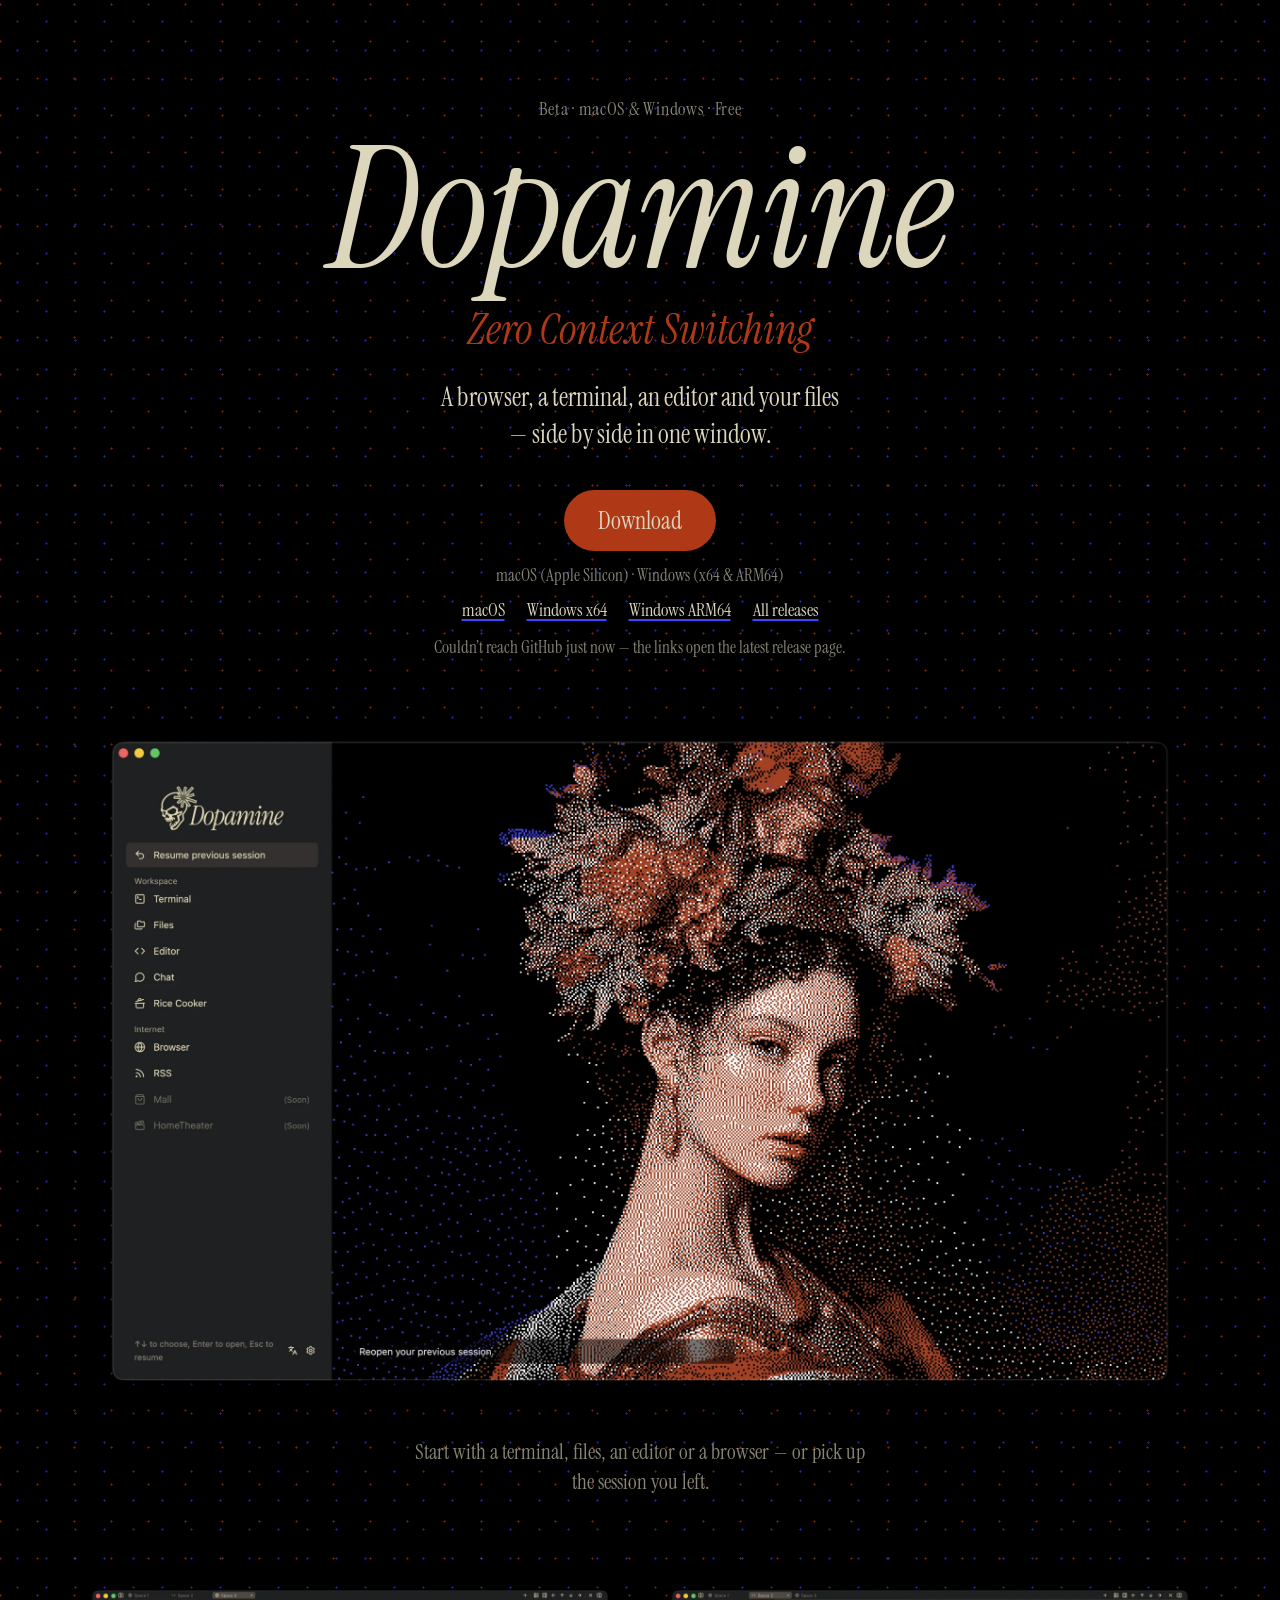
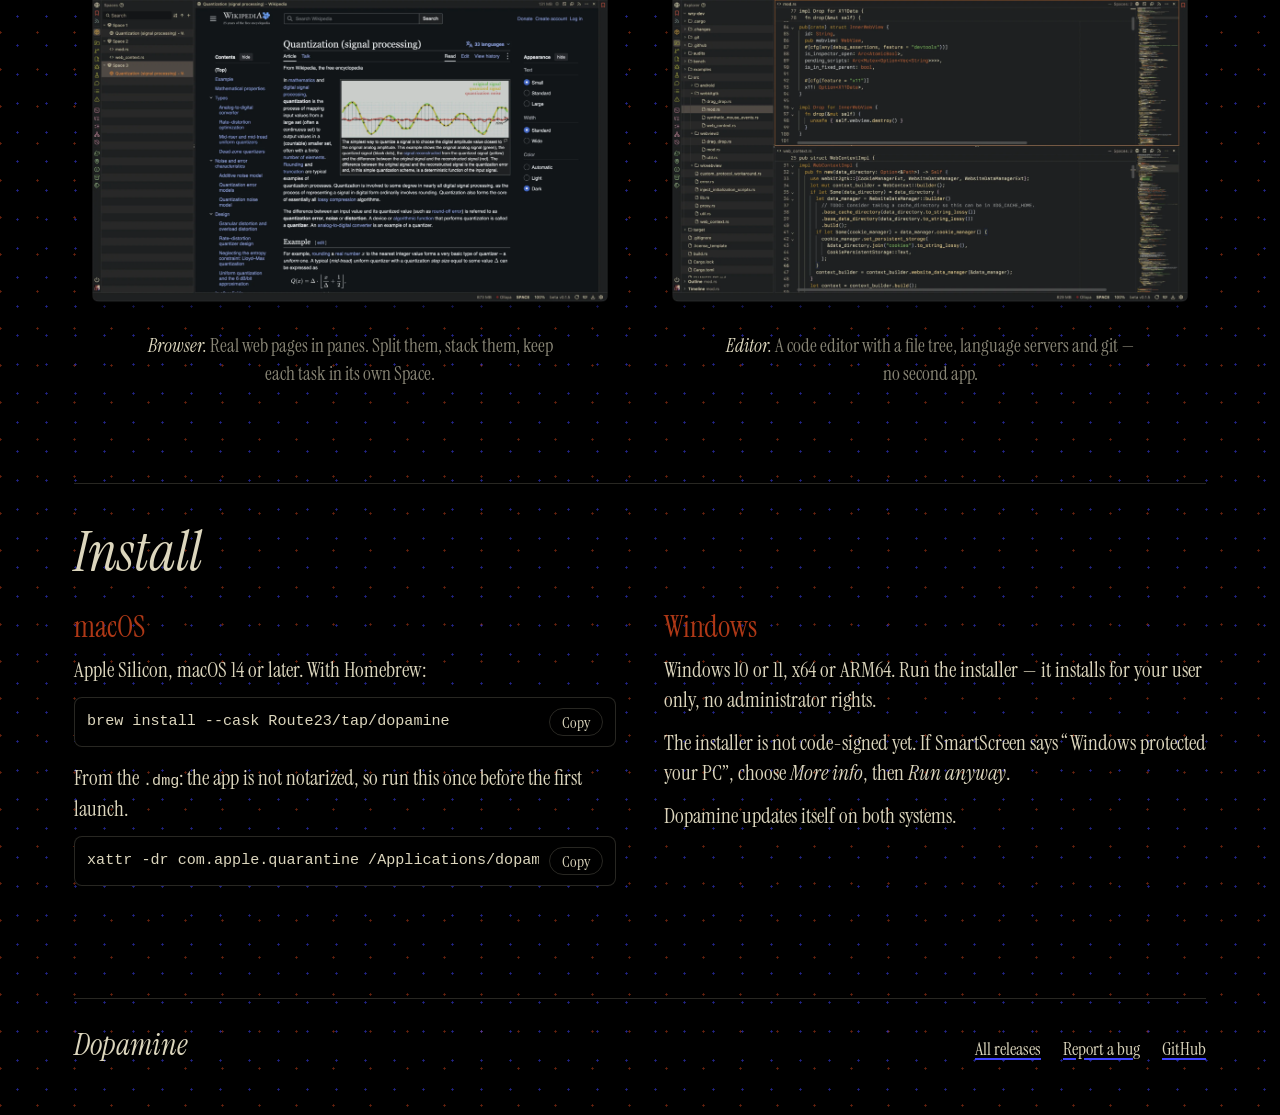
<file: index.html>
<!DOCTYPE html>
<html lang="en">
<head>
<meta charset="utf-8">
<meta name="viewport" content="width=device-width, initial-scale=1">
<meta name="color-scheme" content="dark">
<title>Dopamine — Zero Context Switching</title>
<meta name="description" content="Dopamine puts a browser, a terminal, an editor and your files side by side in one window. For macOS and Windows.">
<meta property="og:title" content="Dopamine — Zero Context Switching">
<meta property="og:description" content="A browser, a terminal, an editor and your files, side by side in one window.">
<meta property="og:image" content="https://route23.github.io/dopamine-releases/assets/shots/launch.webp">
<link rel="icon" href="./assets/favicon.png" sizes="64x64">
<link rel="apple-touch-icon" href="./assets/apple-touch-icon.png">
<link rel="preconnect" href="https://fonts.googleapis.com">
<link rel="preconnect" href="https://fonts.gstatic.com" crossorigin>
<link rel="stylesheet" href="https://fonts.googleapis.com/css2?family=Instrument+Serif:ital@0;1&display=swap">
<link rel="stylesheet" href="./assets/styles.css">
<script src="./assets/site.js" defer></script>
<script src="./assets/app.js" defer></script>
</head>
<body>
<main class="page">

  <header class="hero">
    <p class="eyebrow">Beta · macOS &amp; Windows · Free</p>
    <h1 class="wordmark">Dopamine</h1>
    <p class="slogan">Zero Context Switching</p>
    <p class="lede">A browser, a terminal, an editor and your files — side by side in one window.</p>

    <div class="download">
      <!-- HTML だけで動く: JS が無くても、API が落ちていても、最新のリリースへ行ける。app.js は上書きするだけ。 -->
      <a id="download-primary" class="button" href="https://github.com/Route23/dopamine-releases/releases/latest">Download</a>
      <p id="download-meta" class="meta">macOS (Apple Silicon) · Windows (x64 &amp; ARM64)</p>
      <p class="others">
        <a id="dl-mac" href="https://github.com/Route23/dopamine-releases/releases/latest">macOS</a>
        <a id="dl-win-x64" href="https://github.com/Route23/dopamine-releases/releases/latest">Windows x64</a>
        <a id="dl-win-arm64" href="https://github.com/Route23/dopamine-releases/releases/latest">Windows ARM64</a>
        <a href="./releases.html">All releases</a>
      </p>
      <p class="meta" data-degraded-note hidden>Couldn’t reach GitHub just now — the links open the latest release page.</p>
    </div>
  </header>

  <figure class="shot shot--hero">
    <button type="button" class="shot__zoom" data-full="./assets/shots/launch.webp">
      <img src="./assets/shots/launch.webp" width="2400" height="1515" alt="The Dopamine launch screen: a list of things to open on the left and a dithered portrait on the right">
    </button>
    <figcaption>Start with a terminal, files, an editor or a browser — or pick up the session you left.</figcaption>
  </figure>

  <section class="pair" aria-label="Screens">
    <figure class="shot">
      <button type="button" class="shot__zoom" data-full="./assets/shots/browser.webp">
        <img src="./assets/shots/browser.webp" width="2400" height="1515" loading="lazy" alt="A Wikipedia article open in a Dopamine browser pane, with Spaces in the side menu">
      </button>
      <figcaption><em>Browser.</em> Real web pages in panes. Split them, stack them, keep each task in its own Space.</figcaption>
    </figure>
    <figure class="shot">
      <button type="button" class="shot__zoom" data-full="./assets/shots/editor.webp">
        <img src="./assets/shots/editor.webp" width="2400" height="1515" loading="lazy" alt="Two Rust files open in Dopamine editor panes next to a file tree">
      </button>
      <figcaption><em>Editor.</em> A code editor with a file tree, language servers and git — no second app.</figcaption>
    </figure>
  </section>

  <section id="install" class="install">
    <h2>Install</h2>
    <div class="install__cols">
      <div>
        <h3>macOS</h3>
        <p>Apple Silicon, macOS 14 or later. With Homebrew:</p>
        <div class="cmd"><pre>brew install --cask Route23/tap/dopamine</pre><button type="button" class="cmd__copy">Copy</button></div>
        <p>From the <code>.dmg</code>: the app is not notarized, so run this once before the first launch.</p>
        <div class="cmd"><pre>xattr -dr com.apple.quarantine /Applications/dopamine.app</pre><button type="button" class="cmd__copy">Copy</button></div>
      </div>
      <div>
        <h3>Windows</h3>
        <p>Windows 10 or 11, x64 or ARM64. Run the installer — it installs for your user only, no administrator rights.</p>
        <p>The installer is not code-signed yet. If SmartScreen says “Windows protected your PC”, choose <em>More info</em>, then <em>Run anyway</em>.</p>
        <p>Dopamine updates itself on both systems.</p>
      </div>
    </div>
  </section>

  <footer class="footer">
    <span class="footer__mark">Dopamine</span>
    <nav>
      <a href="./releases.html">All releases</a>
      <a href="https://github.com/Route23/dopamine-issues/issues">Report a bug</a>
      <a href="https://github.com/Route23/dopamine-releases">GitHub</a>
    </nav>
  </footer>
</main>

<dialog class="lightbox" aria-label="Screenshot"><img alt=""></dialog>
</body>
</html>
</file>
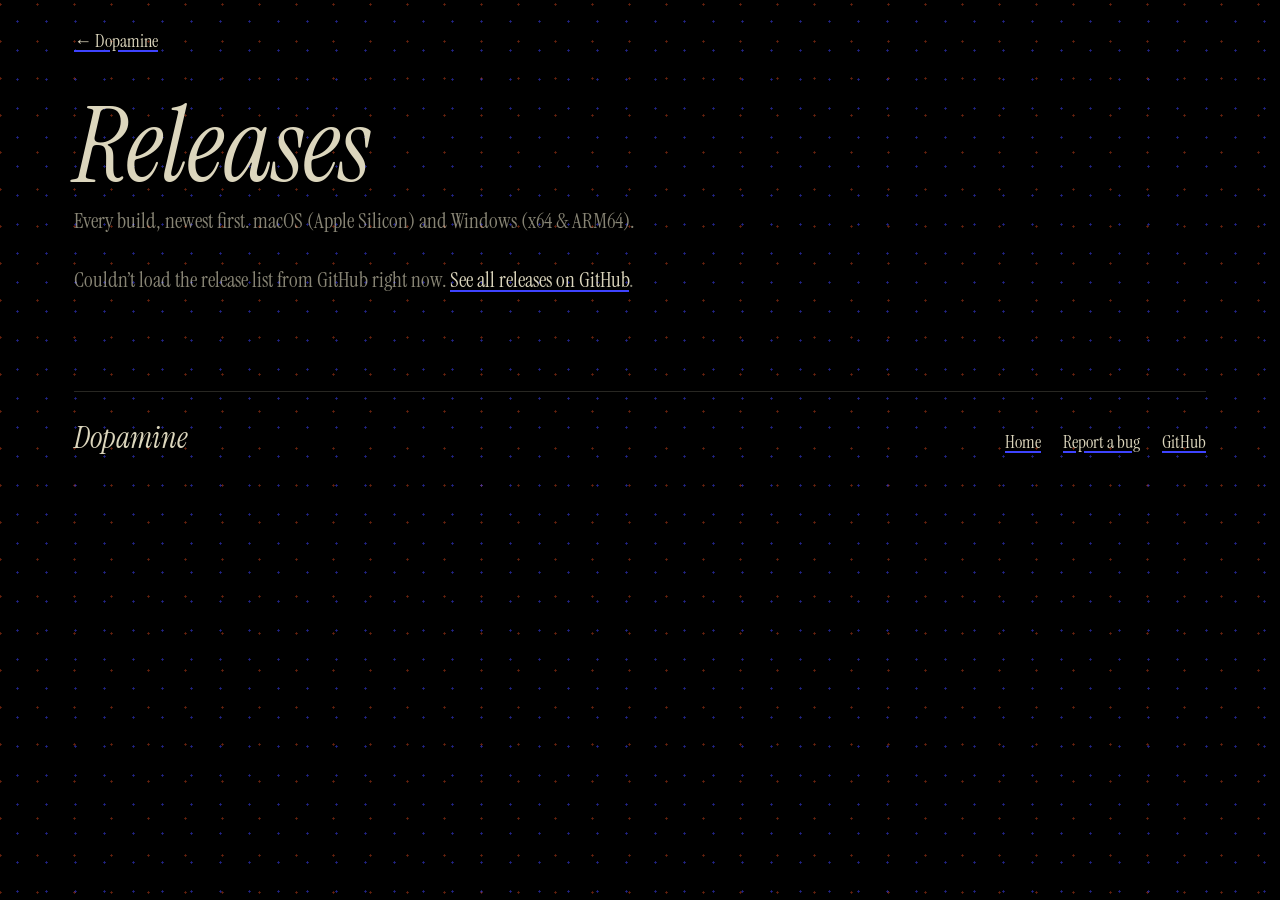
<file: releases.html>
<!DOCTYPE html>
<html lang="en">
<head>
<meta charset="utf-8">
<meta name="viewport" content="width=device-width, initial-scale=1">
<meta name="color-scheme" content="dark">
<title>Releases — Dopamine</title>
<meta name="description" content="Every Dopamine release, newest first, with its release notes and downloads for macOS and Windows.">
<link rel="icon" href="./assets/favicon.png" sizes="64x64">
<link rel="apple-touch-icon" href="./assets/apple-touch-icon.png">
<link rel="preconnect" href="https://fonts.googleapis.com">
<link rel="preconnect" href="https://fonts.gstatic.com" crossorigin>
<link rel="stylesheet" href="https://fonts.googleapis.com/css2?family=Instrument+Serif:ital@0;1&display=swap">
<link rel="stylesheet" href="./assets/styles.css">
<script src="./assets/app.js" defer></script>
</head>
<body>
<main class="page">
  <nav class="topnav"><a href="./">← Dopamine</a></nav>

  <h1 class="page-title">Releases</h1>
  <p class="page-lead">Every build, newest first. macOS (Apple Silicon) and Windows (x64 &amp; ARM64).</p>

  <!--
    JS が動かなくても、レート制限でも、ここが残って GitHub の一覧へ行ける。
    app.js は成功したときだけこれを隠して #releases-list を埋める。
  -->
  <p id="releases-fallback" class="status" hidden>
    Couldn’t load the release list from GitHub right now.
    <a href="https://github.com/Route23/dopamine-releases/releases">See all releases on GitHub</a>.
  </p>
  <noscript>
    <p class="status"><a href="https://github.com/Route23/dopamine-releases/releases">See all releases on GitHub</a>.</p>
  </noscript>

  <ol id="releases-list" class="releases" reversed></ol>

  <footer class="footer">
    <span class="footer__mark">Dopamine</span>
    <nav>
      <a href="./">Home</a>
      <a href="https://github.com/Route23/dopamine-issues/issues">Report a bug</a>
      <a href="https://github.com/Route23/dopamine-releases">GitHub</a>
    </nav>
  </footer>
</main>
</body>
</html>
</file>
<file: assets/styles.css>
/* Dopamine — distribution site (#1110 / dopamine#1110)
 *
 * 起動画面の空気に合わせる: フォントは Instrument Serif だけ（コードだけ等幅）、
 * 色は起動画面の 4 色（crates/core/src/launch_dither.rs の LAUNCH_PALETTE）。ただし文字の白は
 * 生成りの #DCD6BD（利用者の指定）。灰色が要る所はその文字色を透かす。地に起動画面の絵と同じ青と錆の点を薄く散らす。
 */
:root {
  --black: #000000;
  --white: #dcd6bd;
  --red: #af3816;
  --blue: #3e43ff;
  --soft: rgb(220 214 189 / 0.62);
  --faint: rgb(220 214 189 / 0.18);
  --serif: "Instrument Serif", "Iowan Old Style", "Palatino Linotype", Georgia, serif;
  --mono: ui-monospace, "SF Mono", "Cascadia Mono", Menlo, Consolas, monospace;
  color-scheme: dark;
}

* { box-sizing: border-box; }

html { -webkit-text-size-adjust: 100%; }

body {
  margin: 0;
  background-color: var(--black);
  /* 起動画面の絵のディザの点（青と錆）。2 つの格子をずらして、規則が目立たないように。 */
  background-image:
    radial-gradient(rgb(62 67 255 / 0.55) 0.9px, transparent 1.3px),
    radial-gradient(rgb(175 56 22 / 0.6) 0.9px, transparent 1.3px);
  background-size: 29px 29px, 37px 37px;
  background-position: 3px 7px, 19px 23px;
  color: var(--white);
  font-family: var(--serif);
  font-size: 21px;
  line-height: 1.45;
}

a { color: var(--white); text-decoration-color: var(--blue); text-decoration-thickness: 2px; text-underline-offset: 3px; }
a:hover { color: var(--blue); }
a:focus-visible, button:focus-visible { outline: 2px solid var(--blue); outline-offset: 3px; }

em { font-style: italic; }
code, pre { font-family: var(--mono); font-size: 0.72em; }

.page {
  max-width: 1180px;
  margin: 0 auto;
  padding: 0 24px;
}

/* ── hero ─────────────────────────────────────────────────────────── */

.hero {
  padding: 96px 0 56px;
  text-align: center;
}

.eyebrow {
  margin: 0 0 8px;
  color: var(--soft);
  font-size: 18px;
  letter-spacing: 0.04em;
}

.wordmark {
  margin: 0;
  font-weight: 400;
  font-style: italic;
  font-size: clamp(76px, 15vw, 168px);
  line-height: 0.95;
  letter-spacing: -0.01em;
}

.slogan {
  margin: 10px 0 0;
  color: var(--red);
  font-style: italic;
  font-size: clamp(28px, 4.4vw, 42px);
}

.lede {
  max-width: 34ch;
  overflow-wrap: anywhere;
  margin: 18px auto 0;
  font-size: clamp(21px, 2.6vw, 26px);
}

.download { margin-top: 36px; }

.button {
  display: inline-block;
  padding: 14px 34px 12px;
  border-radius: 999px;
  background: var(--red);
  color: var(--white);
  font-size: 24px;
  text-decoration: none;
}
.button:hover { background: var(--blue); color: var(--white); }

.meta {
  margin: 12px 0 0;
  color: var(--soft);
  font-size: 17px;
}

.others {
  display: flex;
  flex-wrap: wrap;
  justify-content: center;
  gap: 6px 22px;
  margin: 10px 0 0;
  font-size: 18px;
}

/* ── shots ────────────────────────────────────────────────────────── */

.shot { margin: 0; }

.shot__zoom {
  display: block;
  width: 100%;
  padding: 0;
  border: 0;
  background: none;
  cursor: zoom-in;
}

.shot img {
  display: block;
  width: 100%;
  height: auto;
}

.shot figcaption {
  max-width: 46ch;
  margin: 6px auto 0;
  color: var(--soft);
  font-size: 19px;
  text-align: center;
}
.shot figcaption em { color: var(--white); }

.shot--hero figcaption { font-size: 21px; }

.pair {
  display: grid;
  grid-template-columns: minmax(0, 1fr) minmax(0, 1fr);
  gap: 28px;
  margin: 80px 0 0;
}

/* ── install ──────────────────────────────────────────────────────── */

.install {
  margin: 96px 0 0;
  padding-top: 28px;
  border-top: 1px solid var(--faint);
}

.install h2 {
  margin: 0;
  font-weight: 400;
  font-style: italic;
  font-size: 56px;
}

.install__cols {
  display: grid;
  grid-template-columns: minmax(0, 1fr) minmax(0, 1fr);
  gap: 48px;
  margin-top: 12px;
}

.install h3 {
  margin: 0 0 6px;
  color: var(--red);
  font-weight: 400;
  font-size: 30px;
}

.install p { margin: 0 0 12px; }

.cmd {
  display: flex;
  align-items: center;
  gap: 10px;
  margin: 0 0 16px;
  padding: 10px 12px;
  border: 1px solid var(--faint);
  border-radius: 8px;
  background: var(--black);
}
.cmd pre {
  flex: 1;
  min-width: 0;
  margin: 0;
  overflow-x: auto;
  white-space: pre;
}
.cmd__copy {
  flex: none;
  padding: 3px 12px 2px;
  border: 1px solid var(--faint);
  border-radius: 999px;
  background: none;
  color: var(--white);
  font-family: var(--serif);
  font-size: 16px;
  cursor: pointer;
}
.cmd__copy:hover { border-color: var(--blue); color: var(--blue); }

/* ── footer ───────────────────────────────────────────────────────── */

.footer {
  display: flex;
  flex-wrap: wrap;
  align-items: baseline;
  justify-content: space-between;
  gap: 12px 24px;
  margin: 96px 0 0;
  padding: 24px 0 48px;
  border-top: 1px solid var(--faint);
}
.footer__mark { font-style: italic; font-size: 30px; }
.footer nav { display: flex; flex-wrap: wrap; gap: 6px 22px; font-size: 18px; }

/* ── releases.html ────────────────────────────────────────────────── */

.topnav { padding: 28px 0 0; font-size: 18px; }

.page-title {
  margin: 40px 0 0;
  font-weight: 400;
  font-style: italic;
  font-size: clamp(56px, 10vw, 104px);
  line-height: 1;
}
.page-lead { margin: 8px 0 0; color: var(--soft); }

.releases { margin: 40px 0 0; padding: 0; list-style: none; }
.releases > li { padding: 28px 0; border-top: 1px solid var(--faint); }

.release__head { display: flex; flex-wrap: wrap; align-items: baseline; gap: 6px 16px; }
.release__head h2 { margin: 0; font-weight: 400; font-style: italic; font-size: 40px; }
.release__head time { color: var(--soft); font-size: 18px; }
.chip { padding: 1px 10px; border: 1px solid var(--red); border-radius: 999px; color: var(--red); font-size: 15px; }

.release__notes { max-width: 70ch; }
.release__notes h2, .release__notes h3 { margin: 22px 0 6px; font-weight: 400; color: var(--red); font-size: 26px; }
.release__notes ul { padding-left: 1.2em; }
.release__notes li { margin: 4px 0; }
.release__notes strong { font-weight: 400; font-style: italic; }
.release__notes pre { padding: 10px 12px; border: 1px solid var(--faint); border-radius: 8px; overflow-x: auto; }
.notes-raw { white-space: pre-wrap; }

.release__dls { display: flex; flex-wrap: wrap; gap: 6px 22px; margin: 14px 0 0; font-size: 18px; }

.status { margin: 28px 0 0; color: var(--soft); }

/* ── 404 ──────────────────────────────────────────────────────────── */

.lost { padding: 18vh 0; text-align: center; }

/* ── lightbox ─────────────────────────────────────────────────────── */

.lightbox {
  max-width: 96vw;
  max-height: 94vh;
  padding: 0;
  border: 0;
  background: none;
}
.lightbox::backdrop { background: rgb(0 0 0 / 0.92); }
.lightbox img { display: block; max-width: 96vw; max-height: 94vh; width: auto; height: auto; cursor: zoom-out; }

/* ── narrow ───────────────────────────────────────────────────────── */

@media (max-width: 760px) {
  body { font-size: 19px; }
  .page { padding: 0 16px; }
  .hero { padding: 56px 0 36px; }
  .pair, .install__cols { grid-template-columns: minmax(0, 1fr); gap: 40px; }
  .pair { margin-top: 56px; }
  .install { margin-top: 64px; }
  .install h2 { font-size: 44px; }
}
</file>
